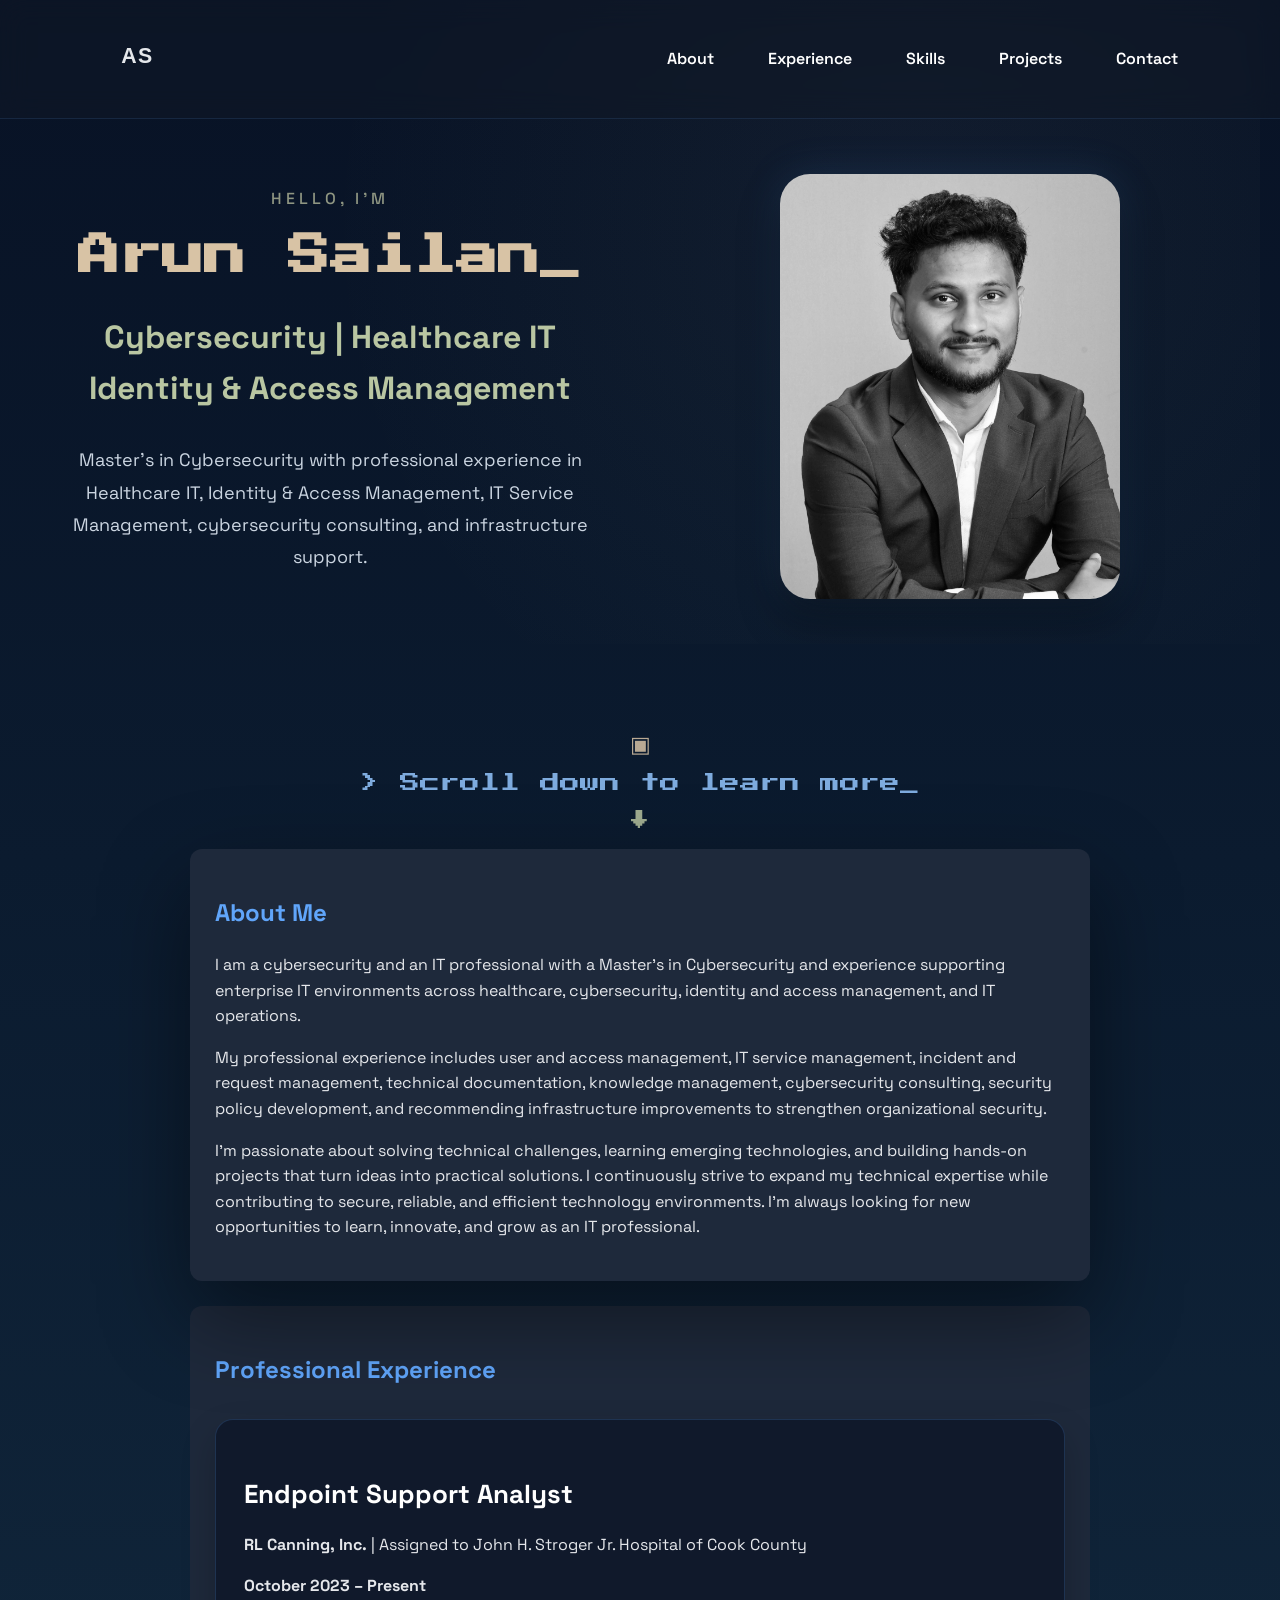
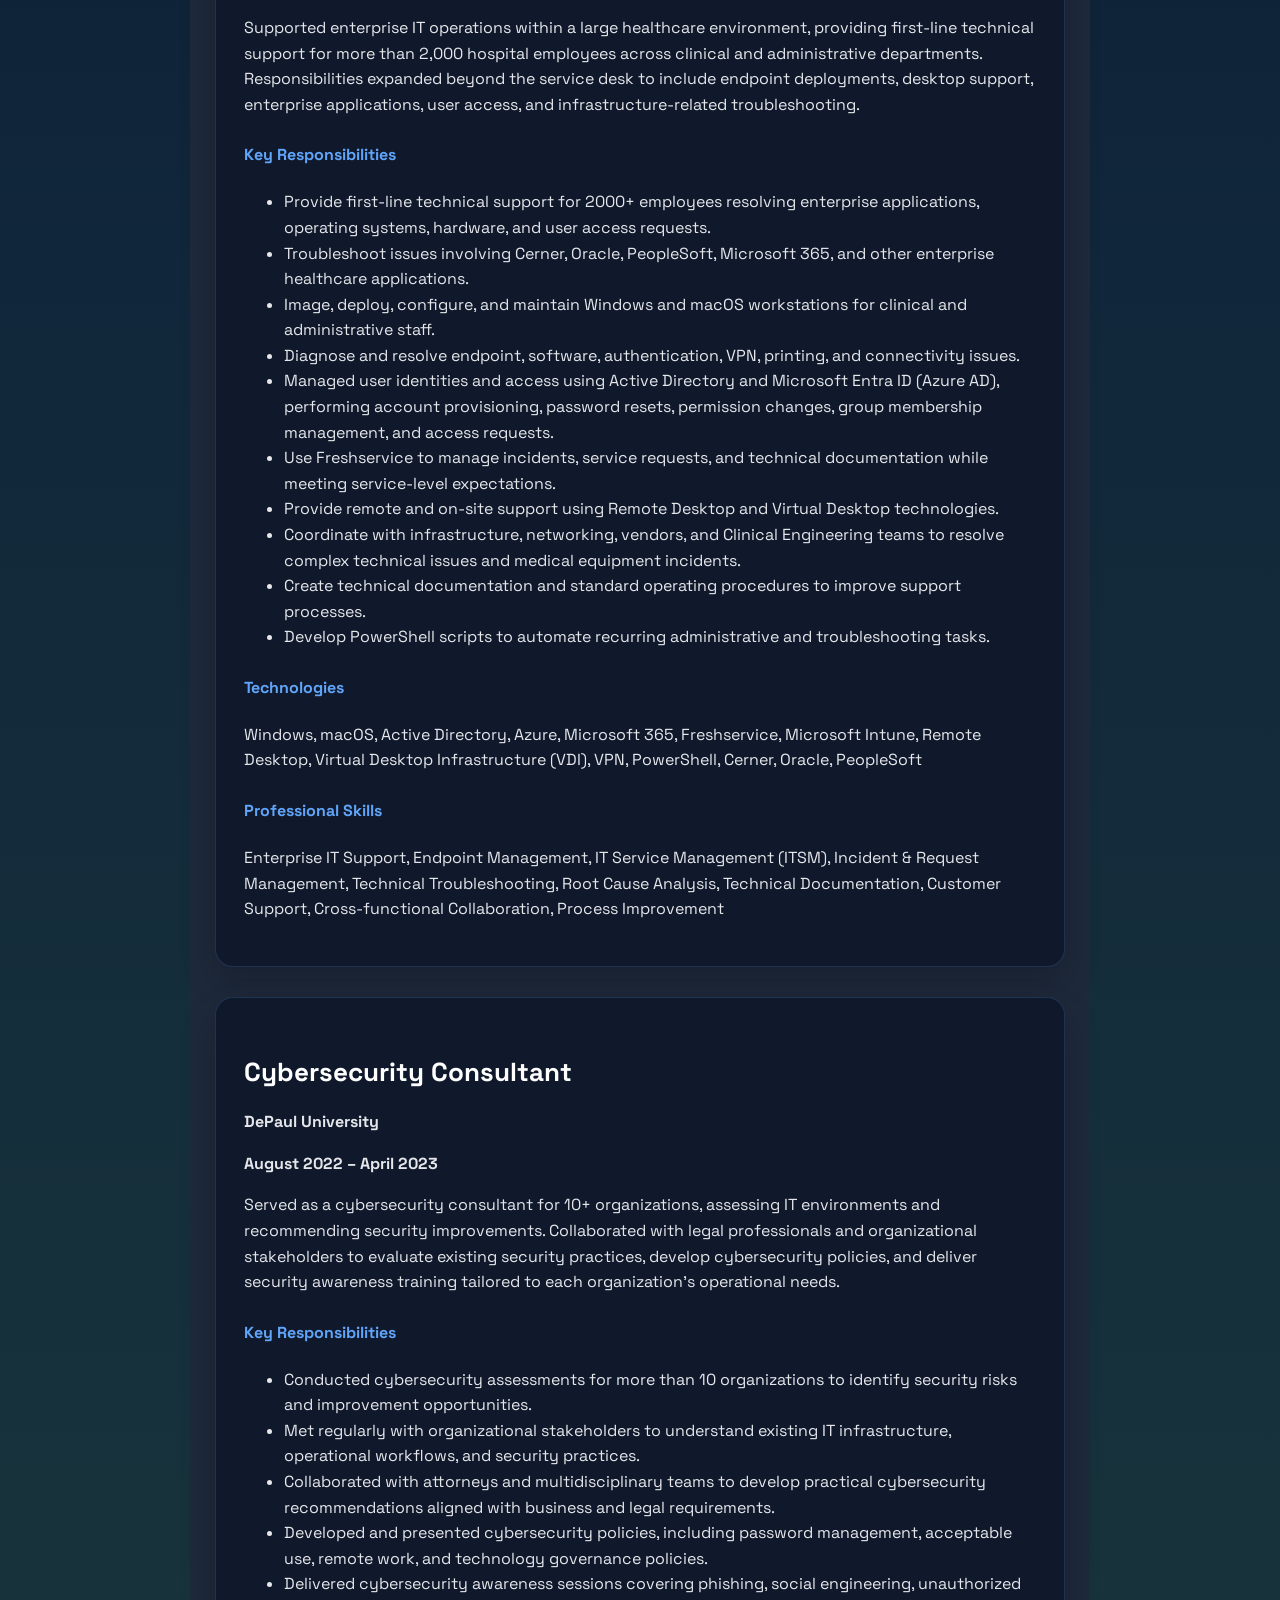
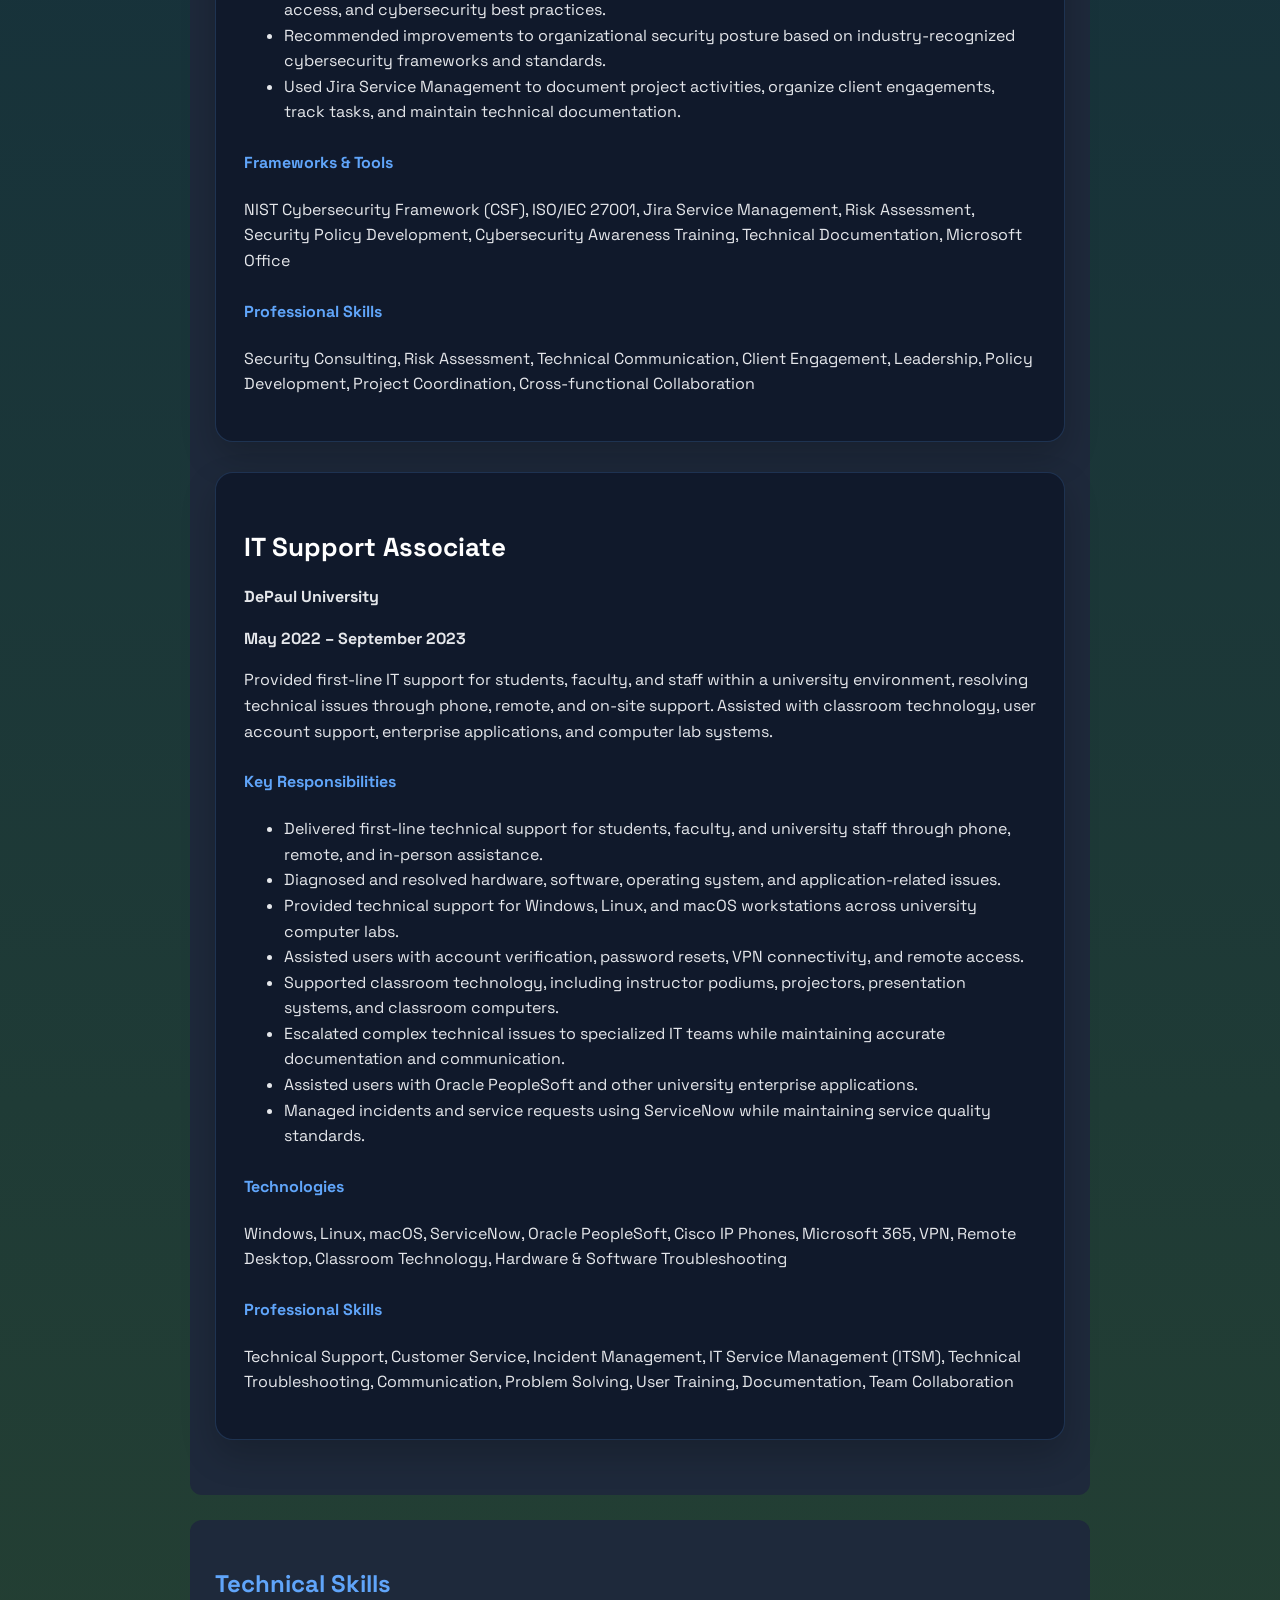
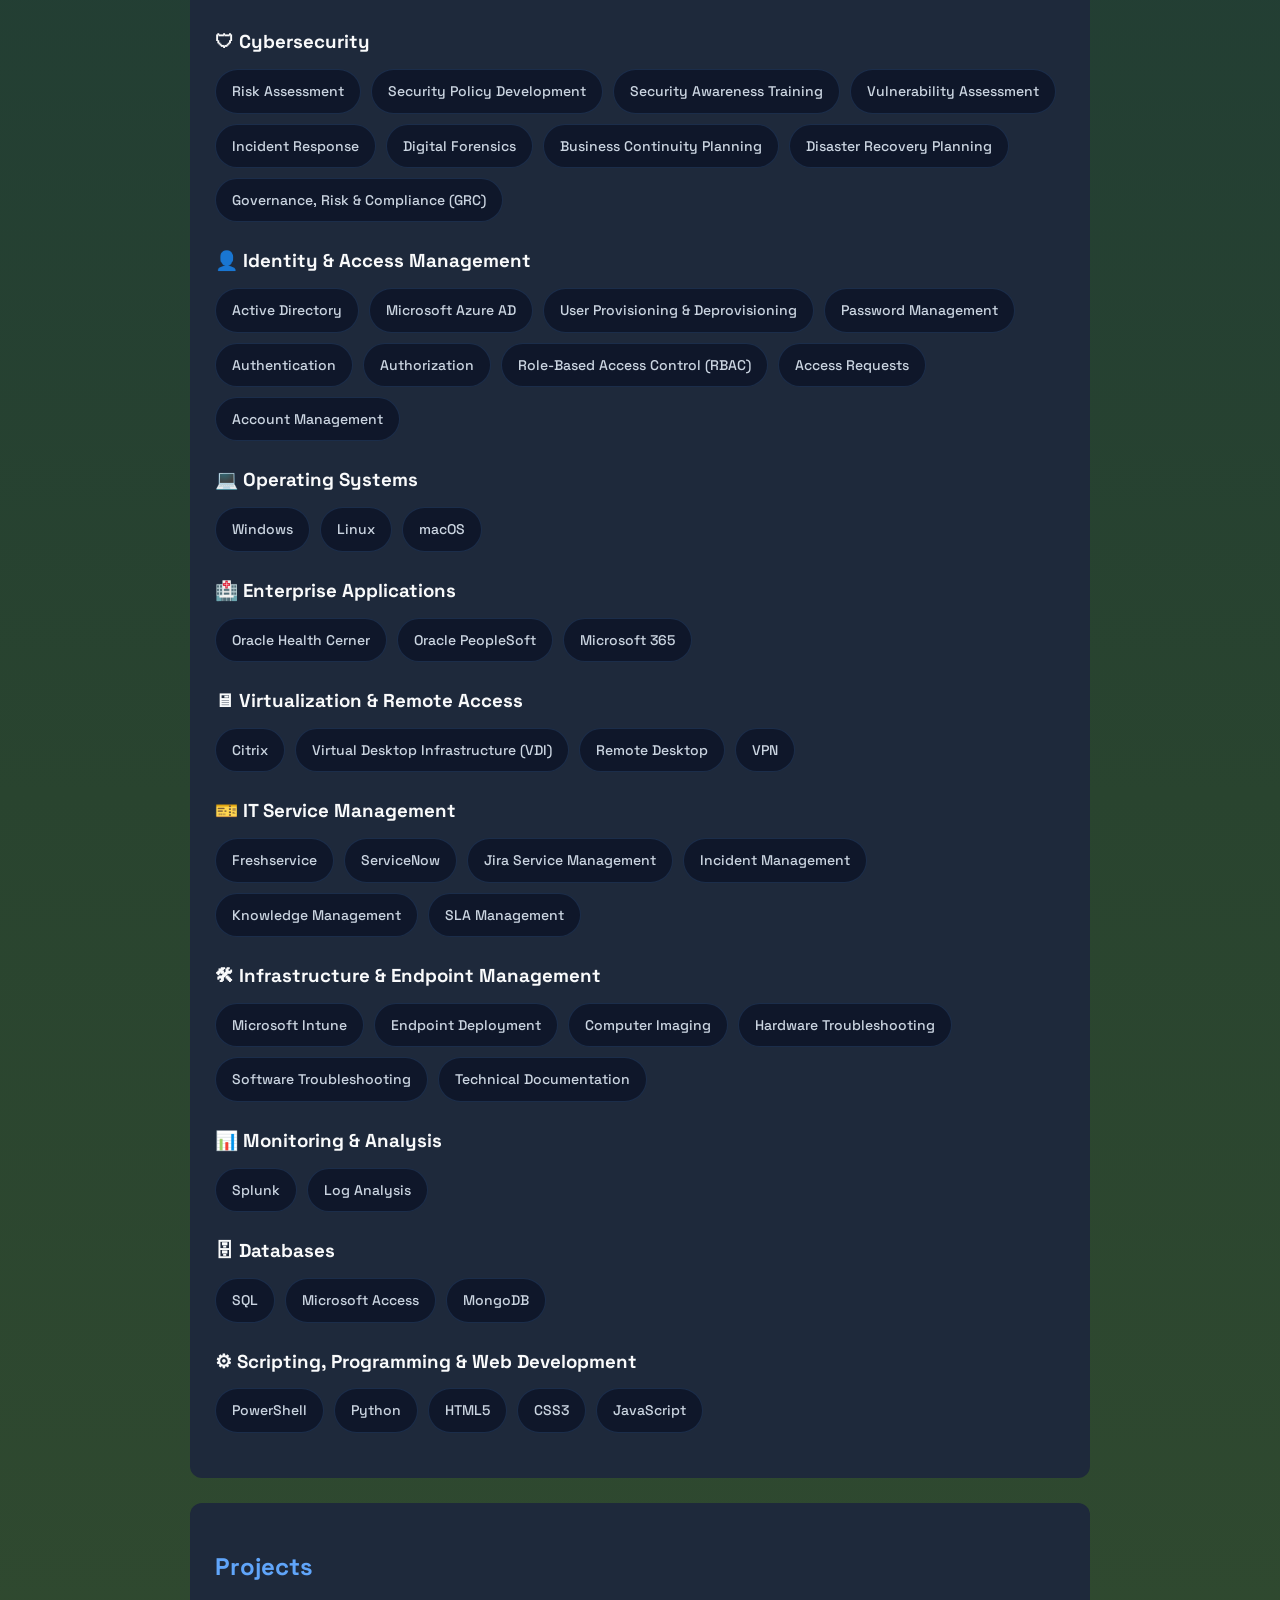
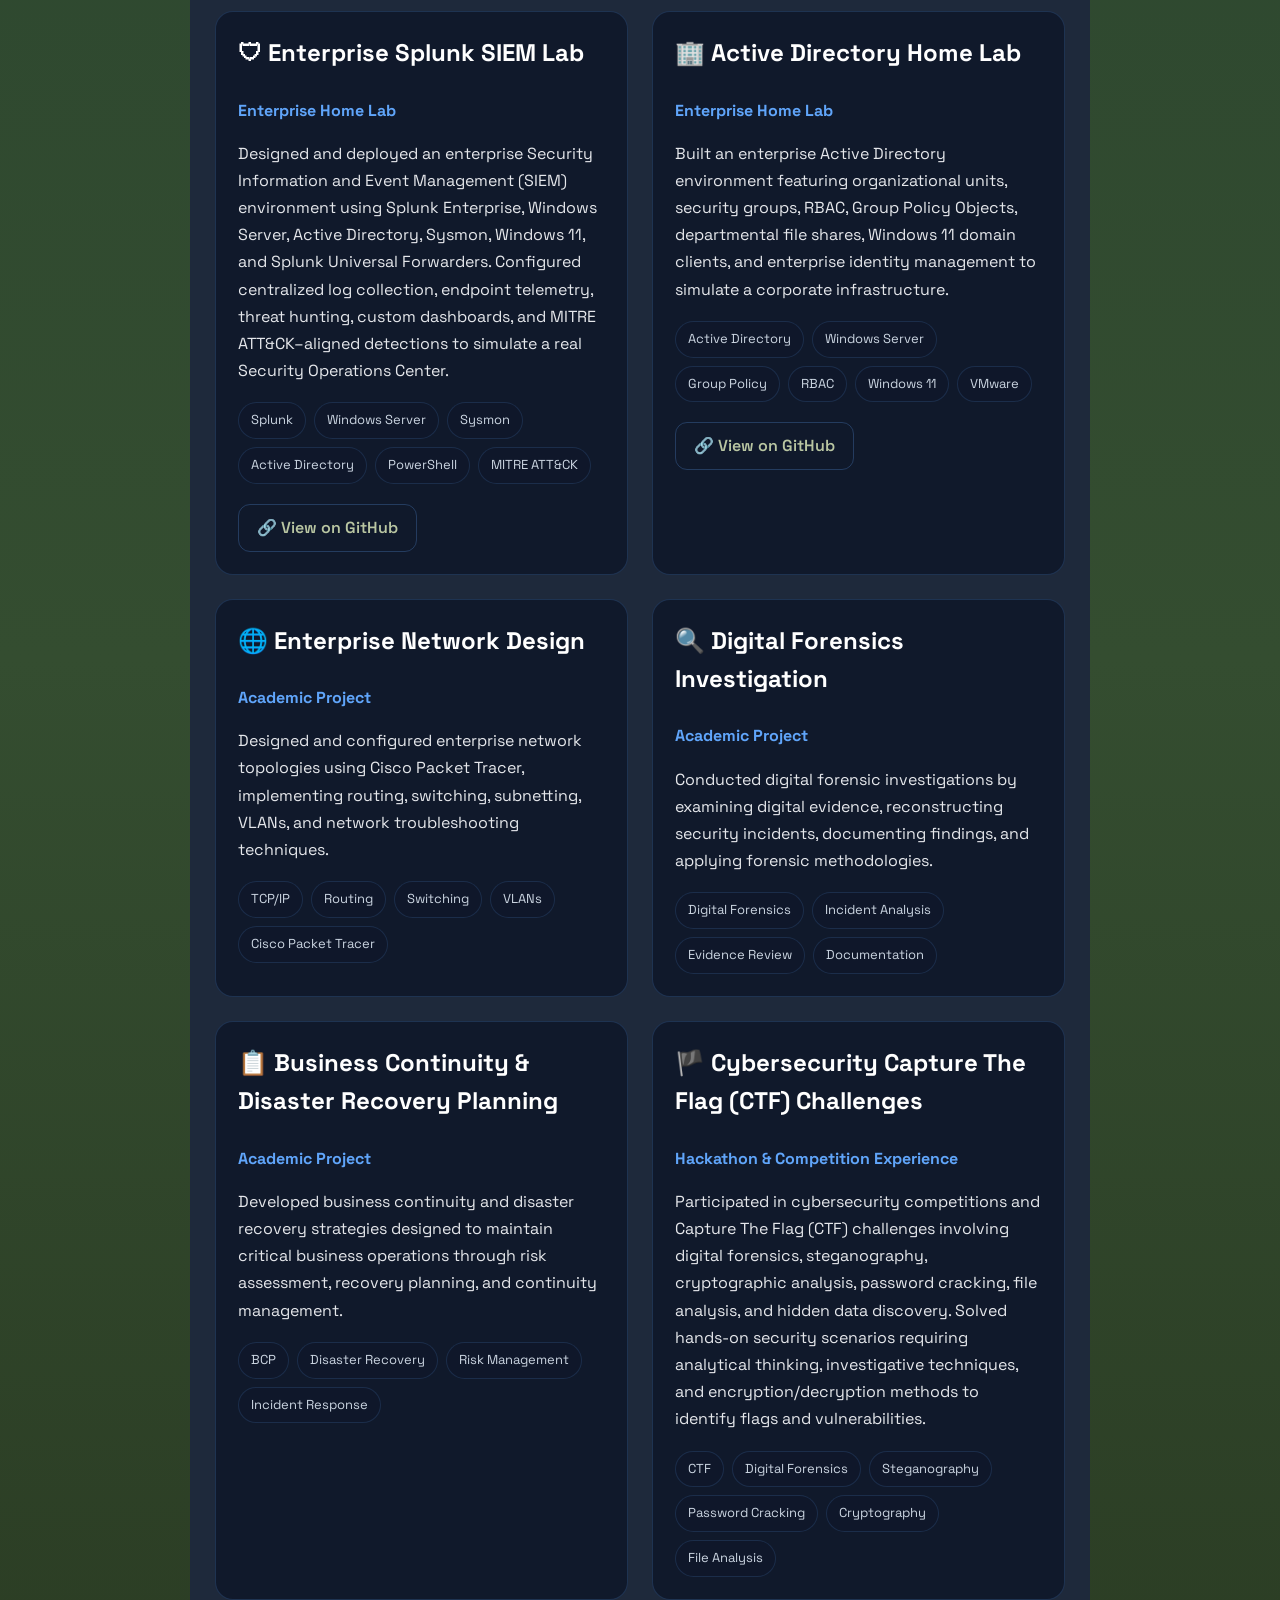
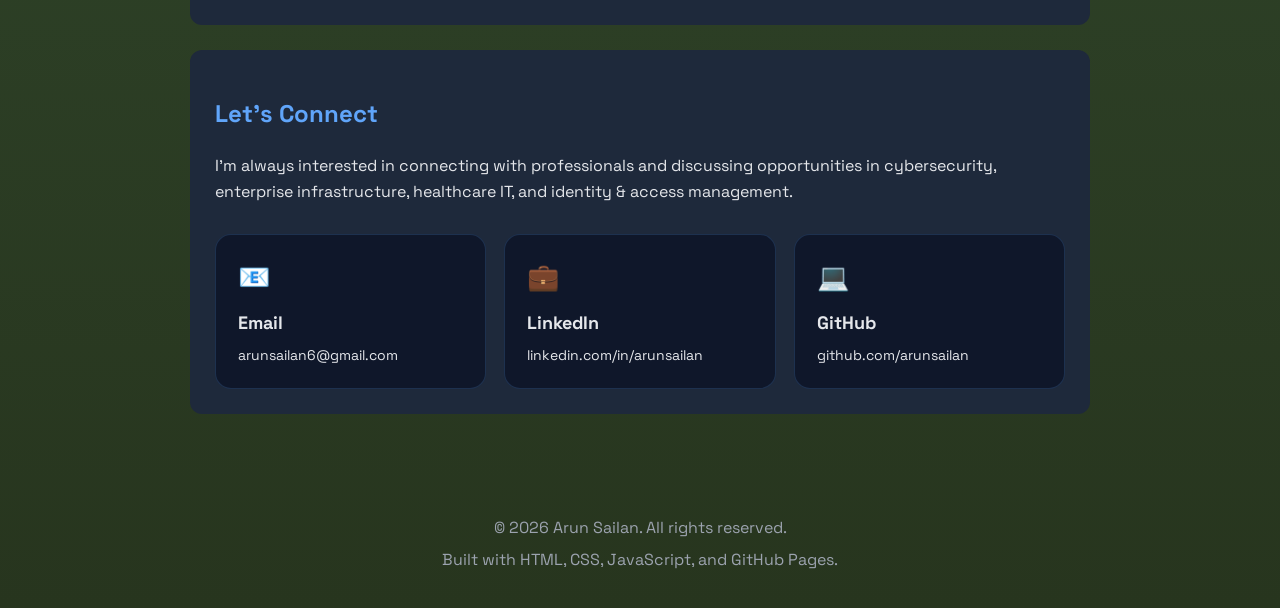
<file: index.html>
<!DOCTYPE html>
<html lang="en">
<head>
  <meta charset="UTF-8">
  <meta name="viewport" content="width=device-width, initial-scale=1.0">
  <title>Arun Sailan | Cybersecurity, IAM & Healthcare IT Professional</title>
  <meta name="description"
content="Arun Sailan is a Cybersecurity, Identity & Access Management (IAM), and Healthcare IT professional specializing in enterprise IT support, cybersecurity consulting, Active Directory, Azure AD, and healthcare technology environments.">
  <meta name="keywords"
content="Arun Sailan, Cybersecurity, Healthcare IT, Identity and Access Management, IAM, Active Directory, Azure AD, IT Support, Enterprise IT, Cybersecurity Consultant">
  <meta name="author" content="Arun Sailan">
  <meta name="robots" content="index, follow">
  <link rel="preconnect" href="https://fonts.googleapis.com">
<link rel="preconnect" href="https://fonts.gstatic.com" crossorigin>

<link href="https://fonts.googleapis.com/css2?family=Press+Start+2P&display=swap" rel="stylesheet">
<link href="https://fonts.googleapis.com/css2?family=Space+Grotesk:wght@300;400;500;600;700&display=swap" rel="stylesheet">
  
  <!-- Google tag (gtag.js) -->
<script async src="https://www.googletagmanager.com/gtag/js?id=G-1TFTHGC6HW"></script>
<script>
  window.dataLayer = window.dataLayer || [];
  function gtag(){dataLayer.push(arguments);}
  gtag('js', new Date());

  gtag('config', 'G-1TFTHGC6HW');
</script>

  <link rel="stylesheet" href="style.css">
  <link rel="icon" type="image/png" href="favicon.png">
</head>
<body>

  <header>
  <nav>
    <div class="logo shield-logo">
  <svg class="shield-svg" viewBox="0 0 120 105">
    <path class="shield-piece shield-left-piece"
      d="M60 8
         C48 18, 34 22, 22 21
         C18 38, 20 56, 28 68
         C36 80, 47 88, 60 94" />

    <path class="shield-piece shield-right-piece"
      d="M60 8
         C72 18, 86 22, 98 21
         C102 38, 100 56, 92 68
         C84 80, 73 88, 60 94" />

    <text x="60" y="58" text-anchor="middle" class="shield-text">AS</text>
  </svg>
</div>

    <div class="nav-links">
      <a href="#about">About</a>
      <a href="#experience">Experience</a>
      <a href="#skills">Skills</a>
      <a href="#projects">Projects</a>
      <a href="#contact">Contact</a>
    </div>
  </nav>

  <div class="hero">
    <div class="hero-text">
      <p class="hello">Hello, I'm</p>

      <h1 id="typed-name"></h1>

      <h2>Cybersecurity | Healthcare IT  Identity & Access Management</h2>

      <p class="intro">
        Master's in Cybersecurity with professional experience in Healthcare IT,
        Identity & Access Management, IT Service Management,
        cybersecurity consulting, and infrastructure support.
      </p>
    </div>

    <div class="hero-image">
  <img src="profile.jpeg" alt="Arun Sailan">
</div>
  </div>

<div class="scroll-helper">
  <div class="pixel-bot">▣</div>
  <p>&gt; Scroll down to learn more_</p>
  <span>↓</span>
</div>
    
</header>
  
  <main>

    <section id="about" class="hidden">
      <h2>About Me</h2>
      <p>
    I am a cybersecurity and an IT professional with a Master's in Cybersecurity and experience supporting enterprise IT environments across healthcare, cybersecurity, identity and access management, and IT operations.
</p>

<p>
    My professional experience includes user and access management, IT service management, incident and request management, technical documentation, knowledge management, cybersecurity consulting, security policy development, and recommending infrastructure improvements to strengthen organizational security.
</p>

<p>
    I'm passionate about solving technical challenges, learning emerging technologies, and building hands-on projects that turn ideas into practical solutions. I continuously strive to expand my technical expertise while contributing to secure, reliable, and efficient technology environments. I'm always looking for new opportunities to learn, innovate, and grow as an IT professional.
</p>
    </section>

    <section id="experience" class="hidden">
      <h2>Professional Experience</h2>
      <div class="experience-card">
      <h3>Endpoint Support Analyst</h3>
  <p><strong>RL Canning, Inc.</strong> | Assigned to John H. Stroger Jr. Hospital of Cook County</p>
  <p><strong>October 2023 – Present</strong></p>

  <p>
    Supported enterprise IT operations within a large healthcare environment, providing first-line technical support for more than 2,000 hospital employees across clinical and administrative departments. Responsibilities expanded beyond the service desk to include endpoint deployments, desktop support, enterprise applications, user access, and infrastructure-related troubleshooting.
  </p>

  <h4>Key Responsibilities</h4>
  <ul>
    <li>Provide first-line technical support for 2000+ employees resolving enterprise applications, operating systems, hardware, and user access requests.</li>
    <li>Troubleshoot issues involving Cerner, Oracle, PeopleSoft, Microsoft 365, and other enterprise healthcare applications.</li>
    <li>Image, deploy, configure, and maintain Windows and macOS workstations for clinical and administrative staff.</li>
    <li>Diagnose and resolve endpoint, software, authentication, VPN, printing, and connectivity issues.</li>
    <li>Managed user identities and access using Active Directory and Microsoft Entra ID (Azure AD), performing account provisioning, password resets, permission changes, group membership management, and access requests.</li>
    <li>Use Freshservice to manage incidents, service requests, and technical documentation while meeting service-level expectations.</li>
    <li>Provide remote and on-site support using Remote Desktop and Virtual Desktop technologies.</li>
    <li>Coordinate with infrastructure, networking, vendors, and Clinical Engineering teams to resolve complex technical issues and medical equipment incidents.</li>
    <li>Create technical documentation and standard operating procedures to improve support processes.</li>
    <li>Develop PowerShell scripts to automate recurring administrative and troubleshooting tasks.</li>
  </ul>

  <h4>Technologies</h4>
  <p>
    Windows, macOS, Active Directory, Azure, Microsoft 365, Freshservice, Microsoft Intune, Remote Desktop, Virtual Desktop Infrastructure (VDI), VPN, PowerShell, Cerner, Oracle, PeopleSoft
  </p>

  <h4>Professional Skills</h4>
  <p>
    Enterprise IT Support, Endpoint Management, IT Service Management (ITSM), Incident & Request Management, Technical Troubleshooting, Root Cause Analysis, Technical Documentation, Customer Support, Cross-functional Collaboration, Process Improvement
  </p>
  </div>

  <div class="experience-card">
  <h3>Cybersecurity Consultant</h3>
  <p><strong>DePaul University</strong></p>
  <p><strong>August 2022 – April 2023</strong></p>

  <p>
    Served as a cybersecurity consultant for 10+ organizations, assessing IT environments and recommending security improvements. Collaborated with legal professionals and organizational stakeholders to evaluate existing security practices, develop cybersecurity policies, and deliver security awareness training tailored to each organization's operational needs.
  </p>

  <h4>Key Responsibilities</h4>
  <ul>
    <li>Conducted cybersecurity assessments for more than 10 organizations to identify security risks and improvement opportunities.</li>
    <li>Met regularly with organizational stakeholders to understand existing IT infrastructure, operational workflows, and security practices.</li>
    <li>Collaborated with attorneys and multidisciplinary teams to develop practical cybersecurity recommendations aligned with business and legal requirements.</li>
    <li>Developed and presented cybersecurity policies, including password management, acceptable use, remote work, and technology governance policies.</li>
    <li>Delivered cybersecurity awareness sessions covering phishing, social engineering, unauthorized access, and cybersecurity best practices.</li>
    <li>Recommended improvements to organizational security posture based on industry-recognized cybersecurity frameworks and standards.</li>
    <li>Used Jira Service Management to document project activities, organize client engagements, track tasks, and maintain technical documentation.</li>
  </ul>

  <h4>Frameworks & Tools</h4>
  <p>
    NIST Cybersecurity Framework (CSF), ISO/IEC 27001, Jira Service Management, Risk Assessment, Security Policy Development, Cybersecurity Awareness Training, Technical Documentation, Microsoft Office
  </p>

  <h4>Professional Skills</h4>
  <p>
    Security Consulting, Risk Assessment, Technical Communication, Client Engagement, Leadership, Policy Development, Project Coordination, Cross-functional Collaboration
  </p>
  </div>

  <div class="experience-card">
  <h3>IT Support Associate</h3>
  <p><strong>DePaul University</strong></p>
  <p><strong>May 2022 – September 2023</strong></p>

  <p>
    Provided first-line IT support for students, faculty, and staff within a university environment, resolving technical issues through phone, remote, and on-site support. Assisted with classroom technology, user account support, enterprise applications, and computer lab systems.
  </p>

  <h4>Key Responsibilities</h4>
  <ul>
    <li>Delivered first-line technical support for students, faculty, and university staff through phone, remote, and in-person assistance.</li>
    <li>Diagnosed and resolved hardware, software, operating system, and application-related issues.</li>
    <li>Provided technical support for Windows, Linux, and macOS workstations across university computer labs.</li>
    <li>Assisted users with account verification, password resets, VPN connectivity, and remote access.</li>
    <li>Supported classroom technology, including instructor podiums, projectors, presentation systems, and classroom computers.</li>
    <li>Escalated complex technical issues to specialized IT teams while maintaining accurate documentation and communication.</li>
    <li>Assisted users with Oracle PeopleSoft and other university enterprise applications.</li>
    <li>Managed incidents and service requests using ServiceNow while maintaining service quality standards.</li>
  </ul>

  <h4>Technologies</h4>
  <p>
    Windows, Linux, macOS, ServiceNow, Oracle PeopleSoft, Cisco IP Phones, Microsoft 365, VPN, Remote Desktop, Classroom Technology, Hardware & Software Troubleshooting
  </p>

  <h4>Professional Skills</h4>
  <p>
    Technical Support, Customer Service, Incident Management, IT Service Management (ITSM), Technical Troubleshooting, Communication, Problem Solving, User Training, Documentation, Team Collaboration
  </p>
  </div>
    </section>

    <section id="skills" class="hidden">
  <h2>Technical Skills</h2>

  <h3>🛡 Cybersecurity</h3>
  <div class="skill-badges">
    <span>Risk Assessment</span>
    <span>Security Policy Development</span>
    <span>Security Awareness Training</span>
    <span>Vulnerability Assessment</span>
    <span>Incident Response</span>
    <span>Digital Forensics</span>
    <span>Business Continuity Planning</span>
    <span>Disaster Recovery Planning</span>
    <span>Governance, Risk & Compliance (GRC)</span>
  </div>

  <h3>👤 Identity & Access Management</h3>
  <div class="skill-badges">
    <span>Active Directory</span>
    <span>Microsoft Azure AD</span>
    <span>User Provisioning & Deprovisioning</span>
    <span>Password Management</span>
    <span>Authentication</span>
    <span>Authorization</span>
    <span>Role-Based Access Control (RBAC)</span>
    <span>Access Requests</span>
    <span>Account Management</span>
  </div>

  <h3>💻 Operating Systems</h3>
  <div class="skill-badges">
    <span>Windows</span>
    <span>Linux</span>
    <span>macOS</span>
  </div>

  <h3>🏥 Enterprise Applications</h3>
  <div class="skill-badges">
    <span>Oracle Health Cerner</span>
    <span>Oracle PeopleSoft</span>
    <span>Microsoft 365</span>
  </div>

  <h3>🖥 Virtualization & Remote Access</h3>
  <div class="skill-badges">
    <span>Citrix</span>
    <span>Virtual Desktop Infrastructure (VDI)</span>
    <span>Remote Desktop</span>
    <span>VPN</span>
  </div>

  <h3>🎫 IT Service Management</h3>
  <div class="skill-badges">
    <span>Freshservice</span>
    <span>ServiceNow</span>
    <span>Jira Service Management</span>
    <span>Incident Management</span>
    <span>Knowledge Management</span>
    <span>SLA Management</span>
  </div>

  <h3>🛠 Infrastructure & Endpoint Management</h3>
  <div class="skill-badges">
    <span>Microsoft Intune</span>
    <span>Endpoint Deployment</span>
    <span>Computer Imaging</span>
    <span>Hardware Troubleshooting</span>
    <span>Software Troubleshooting</span>
    <span>Technical Documentation</span>
  </div>

  <h3>📊 Monitoring & Analysis</h3>
  <div class="skill-badges">
    <span>Splunk</span>
    <span>Log Analysis</span>
  </div>

  <h3>🗄 Databases</h3>
  <div class="skill-badges">
    <span>SQL</span>
    <span>Microsoft Access</span>
    <span>MongoDB</span>
  </div>

  <h3>⚙ Scripting, Programming & Web Development</h3>
<div class="skill-badges">
  <span>PowerShell</span>
  <span>Python</span>
  <span>HTML5</span>
  <span>CSS3</span>
  <span>JavaScript</span>
</div>
</section>

<section id="projects" class="hidden">
  <h2>Projects</h2>

  <div class="project-grid">

<div class="project-card">
  <h3>🛡 Enterprise Splunk SIEM Lab</h3>
  <p class="project-type">Enterprise Home Lab</p>
  <p>
    Designed and deployed an enterprise Security Information and Event Management
    (SIEM) environment using Splunk Enterprise, Windows Server, Active Directory,
    Sysmon, Windows 11, and Splunk Universal Forwarders. Configured centralized
    log collection, endpoint telemetry, threat hunting, custom dashboards, and
    MITRE ATT&CK–aligned detections to simulate a real Security Operations Center.
  </p>

  <div class="project-tags">
      <span>Splunk</span>
      <span>Windows Server</span>
      <span>Sysmon</span>
      <span>Active Directory</span>
      <span>PowerShell</span>
      <span>MITRE ATT&CK</span>
  </div>

  <a class="github-button"
     href="https://github.com/arunsailan/Enterprise-Splunk-SIEM-Lab"
     target="_blank"
     rel="noopener noreferrer">
     🔗 View on GitHub
  </a>

</div>


<div class="project-card">

  <h3>🏢 Active Directory Home Lab</h3>

  <p class="project-type">Enterprise Home Lab</p>

  <p>
    Built an enterprise Active Directory environment featuring organizational
    units, security groups, RBAC, Group Policy Objects, departmental file shares,
    Windows 11 domain clients, and enterprise identity management to simulate
    a corporate infrastructure.
  </p>

  <div class="project-tags">
      <span>Active Directory</span>
      <span>Windows Server</span>
      <span>Group Policy</span>
      <span>RBAC</span>
      <span>Windows 11</span>
      <span>VMware</span>
  </div>

  <a class="github-button"
     href="https://github.com/arunsailan/Enterprise-Active-Directory-Home-Lab"
     target="_blank"
     rel="noopener noreferrer">
     🔗 View on GitHub
  </a>

</div>
    
    <div class="project-card">
      <h3>🌐 Enterprise Network Design</h3>
      <p class="project-type">Academic Project</p>
      <p>
        Designed and configured enterprise network topologies using Cisco Packet Tracer,
        implementing routing, switching, subnetting, VLANs, and network troubleshooting techniques.
      </p>
      <div class="project-tags">
        <span>TCP/IP</span>
        <span>Routing</span>
        <span>Switching</span>
        <span>VLANs</span>
        <span>Cisco Packet Tracer</span>
      </div>
    </div>

    <div class="project-card">
      <h3>🔍 Digital Forensics Investigation</h3>
      <p class="project-type">Academic Project</p>
      <p>
        Conducted digital forensic investigations by examining digital evidence,
        reconstructing security incidents, documenting findings, and applying forensic methodologies.
      </p>
      <div class="project-tags">
        <span>Digital Forensics</span>
        <span>Incident Analysis</span>
        <span>Evidence Review</span>
        <span>Documentation</span>
      </div>
    </div>

    <div class="project-card">
      <h3>📋 Business Continuity & Disaster Recovery Planning</h3>
      <p class="project-type">Academic Project</p>
      <p>
        Developed business continuity and disaster recovery strategies designed to
        maintain critical business operations through risk assessment, recovery planning,
        and continuity management.
      </p>
      <div class="project-tags">
        <span>BCP</span>
        <span>Disaster Recovery</span>
        <span>Risk Management</span>
        <span>Incident Response</span>
      </div>
    </div>

  <div class="project-card">
  <h3>🏴 Cybersecurity Capture The Flag (CTF) Challenges</h3>
  <p class="project-type">Hackathon & Competition Experience</p>
  <p>
    Participated in cybersecurity competitions and Capture The Flag (CTF) challenges involving
    digital forensics, steganography, cryptographic analysis, password cracking, file analysis,
    and hidden data discovery. Solved hands-on security scenarios requiring analytical thinking,
    investigative techniques, and encryption/decryption methods to identify flags and vulnerabilities.
  </p>

  <div class="project-tags">
    <span>CTF</span>
    <span>Digital Forensics</span>
    <span>Steganography</span>
    <span>Password Cracking</span>
    <span>Cryptography</span>
    <span>File Analysis</span>
  </div>
</div>

  </div>
</section>
      
<section id="contact" class="hidden">
  <h2>Let's Connect</h2>

  <p>
    I'm always interested in connecting with professionals and discussing opportunities in cybersecurity, enterprise infrastructure, healthcare IT, and identity & access management.
  </p>

  <div class="contact-grid">
    <a href="mailto:arunsailan6@gmail.com" class="contact-card">
      <span>📧</span>
      <strong>Email</strong>
      <p>arunsailan6@gmail.com</p>
    </a>

    <a href="https://linkedin.com/in/arunsailan" class="contact-card" target="_blank">
      <span>💼</span>
      <strong>LinkedIn</strong>
      <p>linkedin.com/in/arunsailan</p>
    </a>

    <a href="https://github.com/arunsailan" class="contact-card" target="_blank">
      <span>💻</span>
      <strong>GitHub</strong>
      <p>github.com/arunsailan</p>
    </a>
  </div>
</section>

  </main>

  <footer>
  <p>© 2026 Arun Sailan. All rights reserved.</p>
  <p>Built with HTML, CSS, JavaScript, and GitHub Pages.</p>
</footer>
  
<script src="script.js"></script>
  
</body>
</html>
</file>
<file: style.css>
html {
    scroll-behavior: smooth;
}

body {
  font-family: 'Space Grotesk', sans-serif;
  margin: 0;

  background:
    linear-gradient(
      180deg,
    #081225 0%,
      #0b1b2f 10%,
      #10253a 20%,
      #16313b 35%,
      #1f3b36 50%,
      #29442f 65%,
      #344d30 82%,
      #27351e 100%
);

  color: #e5e7eb;
  line-height: 1.6;
}

header {
  text-align: center;
  padding: 0 20px 60px;
  background: transparent;
}

header h1 {
  font-size: 48px;
  margin-bottom: 10px;
}

header p {
  font-size: 20px;
  color: #93c5fd;
}

nav a {
  color: #e5e7eb;
  text-decoration: none;
  margin: 0 12px;
  font-weight: bold;
}

nav a:hover {
  color: #60a5fa;
}

main {
  max-width: 900px;
  margin: auto;
  padding: 40px 20px;
}

section {
  background: #1e293b;
  margin-bottom: 25px;
  padding: 25px;
  border-radius: 12px;
}

h2 {
  color: #60a5fa;
}

h3 {
  color: #f9fafb;
}

footer {
  text-align: center;
  padding: 30px 20px;
  background: transparent;
  color: #9ca3af;
}

footer p {
  margin: 6px 0;
}

.buttons {
  display: flex;
  justify-content: center;
  gap: 20px;
  margin-top: 35px;
  margin-bottom: 25px;
  flex-wrap: wrap;
}

.button {
  display: inline-block;
  background-color: #2563eb;
  color: white;
  text-decoration: none;
  padding: 14px 28px;
  border-radius: 10px;
  font-weight: 600;
}

.button:visited {
  color: white;
}

.button:hover {
  background-color: #1d4ed8;
  color: white;
  text-decoration: none;
}

.button:active {
  color: white;
}

.intro {
    max-width: 700px;
    margin: 30px auto;
    font-size: 18px;
    line-height: 1.8;
    color: #cbd5e1;
}

/* Navigation */

nav {
  position: fixed;
  top: 0;
  left: 0;
  right: 0;
  z-index: 1000;

  margin: 0;

  display: flex;
  justify-content: space-between;
  align-items: center;

  padding: 24px 90px;
  box-sizing: border-box;

  background: rgba(17, 24, 39, 0.50);
  backdrop-filter: blur(14px);
  border-bottom: 1px solid rgba(96, 165, 250, 0.12);
}

.logo {
    font-size: 32px;
    font-weight: bold;
    color: white;
}

.nav-links {
    display: flex;
    gap: 30px;
}

.nav-links a {
    text-decoration: none;
    color: white;
    font-weight: 600;
}

.nav-links a:hover {
    color: #60a5fa;
}

.nav-links a.active {
    color: #60a5fa;
}

.nav-links a.active::after {
    content: '';
    display: block;
    width: 100%;
    height: 2px;
    background: #60a5fa;
    margin-top: 5px;
    border-radius: 10px;
}


/* Hero Section */
.hero {
  position: relative;
  overflow: hidden;

  max-width: 1200px;
  margin: 0 auto 80px;
  display: flex;
  align-items: center;
  justify-content: space-between;
  gap: 80px;
  padding: 170px 40px 40px 40px;
}

.hero::before{
    content:"";
    position:absolute;
    inset:0;
    pointer-events:none;

    background:
      radial-gradient(
        circle at 72% 35%,
        rgba(255,255,255,.04) 0%,
        rgba(185,198,162,.03) 25%,
        transparent 60%
      );

    z-index:0;
}

.hero > *{
    position:relative;
    z-index:1;
}

.hero-text {
    flex: 1;
}

.hello {
    font-size: 16px;
    letter-spacing: 4px;
    text-transform: uppercase;
    color: #8f9682;
    margin-bottom: 15px;
    font-weight: 500;
}

.hero-text h1 {
    font-family: 'Press Start 2P', monospace;
    color: #d8c3a5;
    font-size: 42px;
    margin: 10px 0;
    line-height: 1.4;
}

.hero-text h2 {
    color: #b9c6a2;
    font-size: 32px;
    margin-bottom: 30px;
}

.hero-image {
    flex: 1;
    display: flex;
    justify-content: center;
    align-items: center;
}

.hero-image img {
    width: 340px;
    border-radius: 30px;

    box-shadow:
        0 20px 40px rgba(0,0,0,0.4),
        0 0 40px rgba(96,165,250,0.15);

    transition: all 0.3s ease;
    position: relative;
    z-index: 2;
}

.hero-image {
    transform-style: preserve-3d;
    transition: transform .35s cubic-bezier(.22,.61,.36,1);
    will-change: transform;
}

.logo-container {
    display: flex;
    align-items: center;
    justify-content: center;
}


.logo {
  font-size: 28px;
  font-weight: 800;
  color: #e5e7eb;
  letter-spacing: 2px;
  cursor: pointer;
  transition: all 0.3s ease;
}

.logo:hover {
  color: #60a5fa;
  text-shadow: 0 0 18px rgba(96, 165, 250, 0.7);
}

.hero-image {
  flex: 1;
  display: flex;
  justify-content: center;
  align-items: center;
  position: relative;
}

.hidden {
    opacity: 0;
    transform: translateY(40px);
    transition: all 0.8s ease;
}

.show {
    opacity: 1;
    transform: translateY(0);
}

.experience-card {
  background: rgba(15, 23, 42, 0.85);
  border: 1px solid rgba(96, 165, 250, 0.18);
  border-radius: 18px;
  padding: 28px;
  margin: 30px 0;
  box-shadow: 0 15px 35px rgba(0, 0, 0, 0.2);
  transition: all 0.3s ease;
}

.experience-card:hover {
  transform: translateY(-6px);
  border-color: rgba(96, 165, 250, 0.45);
  box-shadow: 0 20px 45px rgba(37, 99, 235, 0.18);
}

.experience-card h3 {
  color: #ffffff;
  font-size: 26px;
  margin-bottom: 8px;
}

.experience-card h4 {
  color: #60a5fa;
  margin-top: 25px;
}

#skills h3 {
    margin-top: 24px;
    margin-bottom: 12px;
}

.skill-badges {
  display: flex;
  flex-wrap: wrap;
  gap: 10px;
  margin: 10px 0 20px;
}

.skill-badges span {
  background: #0f172a;
  color: #cbd5e1;
  border: 1px solid rgba(96, 165, 250, 0.15);
  padding: 10px 16px;
  border-radius: 999px;
  font-size: 14px;
  font-weight: 500;
    transition: all 0.25s ease;
}

.skill-badges span:hover {
    border-color: rgba(96,165,250,0.5);
    color: white;
    background: rgba(96,165,250,0.08);
}

.project-grid {
  display: grid;
  grid-template-columns: repeat(2, 1fr);
  gap: 24px;
  margin-top: 25px;
}

.project-card {
  background: rgba(15, 23, 42, 0.85);
  border: 1px solid rgba(96, 165, 250, 0.18);
  border-radius: 18px;
  padding: 22px;
  transition: all 0.3s ease;
}

.project-card:hover {
  transform: translateY(-6px);
  border-color: rgba(96, 165, 250, 0.45);
  box-shadow: 0 20px 45px rgba(37, 99, 235, 0.16);
}

.project-card h3 {
  margin-top: 0;
  color: #ffffff;
    font-size: 24px;
}

.project-type {
  color: #60a5fa;
  font-weight: 700;
  font-size: 14px;
  margin-bottom: 16px;
}

.project-tags {
  display: flex;
  flex-wrap: wrap;
  gap: 8px;
  margin-top: 18px;
}

.project-tags span {
  background: #0f172a;
  color: #cbd5e1;
  border: 1px solid rgba(96, 165, 250, 0.15);
  padding: 7px 12px;
  border-radius: 999px;
  font-size: 13px;
}

.project-card p {
  font-size: 16px;
  line-height: 1.7;
}

.contact-grid {
  display: grid;
  grid-template-columns: repeat(3, 1fr);
  gap: 18px;
  margin-top: 30px;
}

.contact-card {
  background: #0f172a;
  border: 1px solid rgba(96, 165, 250, 0.18);
  border-radius: 16px;
  padding: 22px;
  text-decoration: none;
  color: #e5e7eb;
  transition: all 0.3s ease;
}

.contact-card:hover {
  border-color: rgba(96, 165, 250, 0.5);
  background: rgba(96, 165, 250, 0.08);
}

.contact-card span {
  font-size: 26px;
}

.contact-card strong {
  display: block;
  margin-top: 10px;
  font-size: 18px;
}

.contact-card p {
  margin: 6px 0 0;
  color: #cbd5e1;
  font-size: 14px;
}

.contact-card,
.contact-card:visited {
  text-decoration: none;
  color: #e5e7eb;
}

.contact-card:hover,
.contact-card:active {
  text-decoration: none;
  color: #e5e7eb;
}

.contact-card p,
.contact-card p:visited,
.contact-card strong,
.contact-card strong:visited {
  color: inherit;
  text-decoration: none;
}

@media (max-width: 768px) {

  nav {
    padding: 18px 24px;
    flex-direction: column;
    gap: 12px;
  }

  .nav-links {
    flex-wrap: wrap;
    justify-content: center;
    gap: 16px;
  }

  .nav-links a {
    font-size: 14px;
  }

  .hero {
    flex-direction: column;
    text-align: center;
    gap: 40px;
    padding: 260px 20px 0 20px;
  }

  .hero-text h1 {
    font-size: 44px;
  }

  .hero-text h2 {
    font-size: 22px;
  }

  .intro {
    font-size: 16px;
  }

  .hero-image img {
    width: 260px;
  }

  .photo-pulse {
    right: 10px;
    bottom: -15px;
  }

  main {
    padding: 30px 16px;
  }

  section {
    padding: 20px;
  }

  .project-grid,
  .contact-grid {
    grid-template-columns: 1fr;
  }

  .experience-card,
  .project-card,
  .contact-card {
    padding: 20px;
  }

  .skill-badges span,
  .project-tags span {
    font-size: 13px;
    padding: 7px 12px;
  }
}

.shield-logo {
  width: 95px;
  height: 70px;
  display: flex;
  align-items: center;
  justify-content: center;
  cursor: pointer;
}

.shield-svg {
  width: 95px;
  height: 70px;
  overflow: visible;
}

.shield-piece {
  fill: rgba(96, 165, 250, 0.08);
  stroke: #60a5fa;
  stroke-width: 3;
  stroke-linejoin: round;
  opacity: 0;
  transition: all 0.4s ease;
  filter: drop-shadow(0 0 6px rgba(96, 165, 250, 0.35));
}

.shield-left-piece {
  transform: translateX(-28px);
}

.shield-right-piece {
  transform: translateX(28px);
}

.shield-text {
  fill: #e5e7eb;
  font-size: 32px;
  font-weight: 800;
  letter-spacing: 2px;
  font-family: Arial, sans-serif;
  transition: all 0.3s ease;
}

.shield-logo:hover .shield-left-piece,
.shield-logo:hover .shield-right-piece {
  transform: translateX(0);
  opacity: 1;
}

.shield-logo:hover .shield-text {
  fill: #ffffff;
  filter: drop-shadow(0 0 8px rgba(96, 165, 250, 0.8));
}

.shield-logo {
  --shield-distance: 28px;
}

.shield-left-piece {
  transform: translateX(calc(var(--shield-distance) * -1));
}

.shield-right-piece {
  transform: translateX(var(--shield-distance));
}

.shield-logo.active-shield .shield-piece {
  opacity: 1;
}

.shield-logo.active-shield .shield-text {
  fill: #ffffff;
  filter: drop-shadow(0 0 8px rgba(96, 165, 250, 0.8));
}

#typed-name::after {
    content: "_";
    animation: blink 0.8s infinite;
}

@keyframes blink {
    50% {
        opacity: 0;
    }
}

.scroll-helper {
  margin-top: 40px;
  text-align: center;
  color: #b9c6a2;
  font-family: 'Press Start 2P', monospace;
  font-size: 13px;
  opacity: 0.85;
  animation: floatHelper 2.5s ease-in-out infinite;
}

.pixel-bot {
  font-size: 22px;
  margin-bottom: 8px;
  color: #d8c3a5;
}

.scroll-helper p {
  margin: 6px 0;
}

.scroll-helper span {
  display: block;
  margin-top: 4px;
  margin-bottom: 35px;
  font-size: 18px;
  animation: bounceArrow 1.2s infinite;
}

@keyframes floatHelper {
  0%, 100% {
    transform: translateY(0);
  }
  50% {
    transform: translateY(-8px);
  }
}

@keyframes bounceArrow {
  0%, 100% {
    transform: translateY(0);
    opacity: 0.5;
  }
  50% {
    transform: translateY(6px);
    opacity: 1;
  }
}

#about {
  margin-top: -120px;
  position: relative;
  z-index: 5;
  box-shadow: 0 35px 90px rgba(0, 0, 0, 0.45);
}

.hero-image {
    transform-style: preserve-3d;
    transition: transform .35s cubic-bezier(.22,.61,.36,1);
    will-change: transform;
}

.github-button{
    display:inline-flex;
    align-items:center;
    gap:8px;

    margin-top:20px;
    padding:10px 18px;

    border:1px solid rgba(96,165,250,.25);
    border-radius:12px;

    color:#b9c6a2;
    text-decoration:none;
    font-weight:600;

    transition:all .25s ease;
}

.github-button:hover{
    background:rgba(96,165,250,.08);
    border-color:rgba(96,165,250,.55);
    color:#ffffff;
    transform:translateX(4px);
}
</file>
